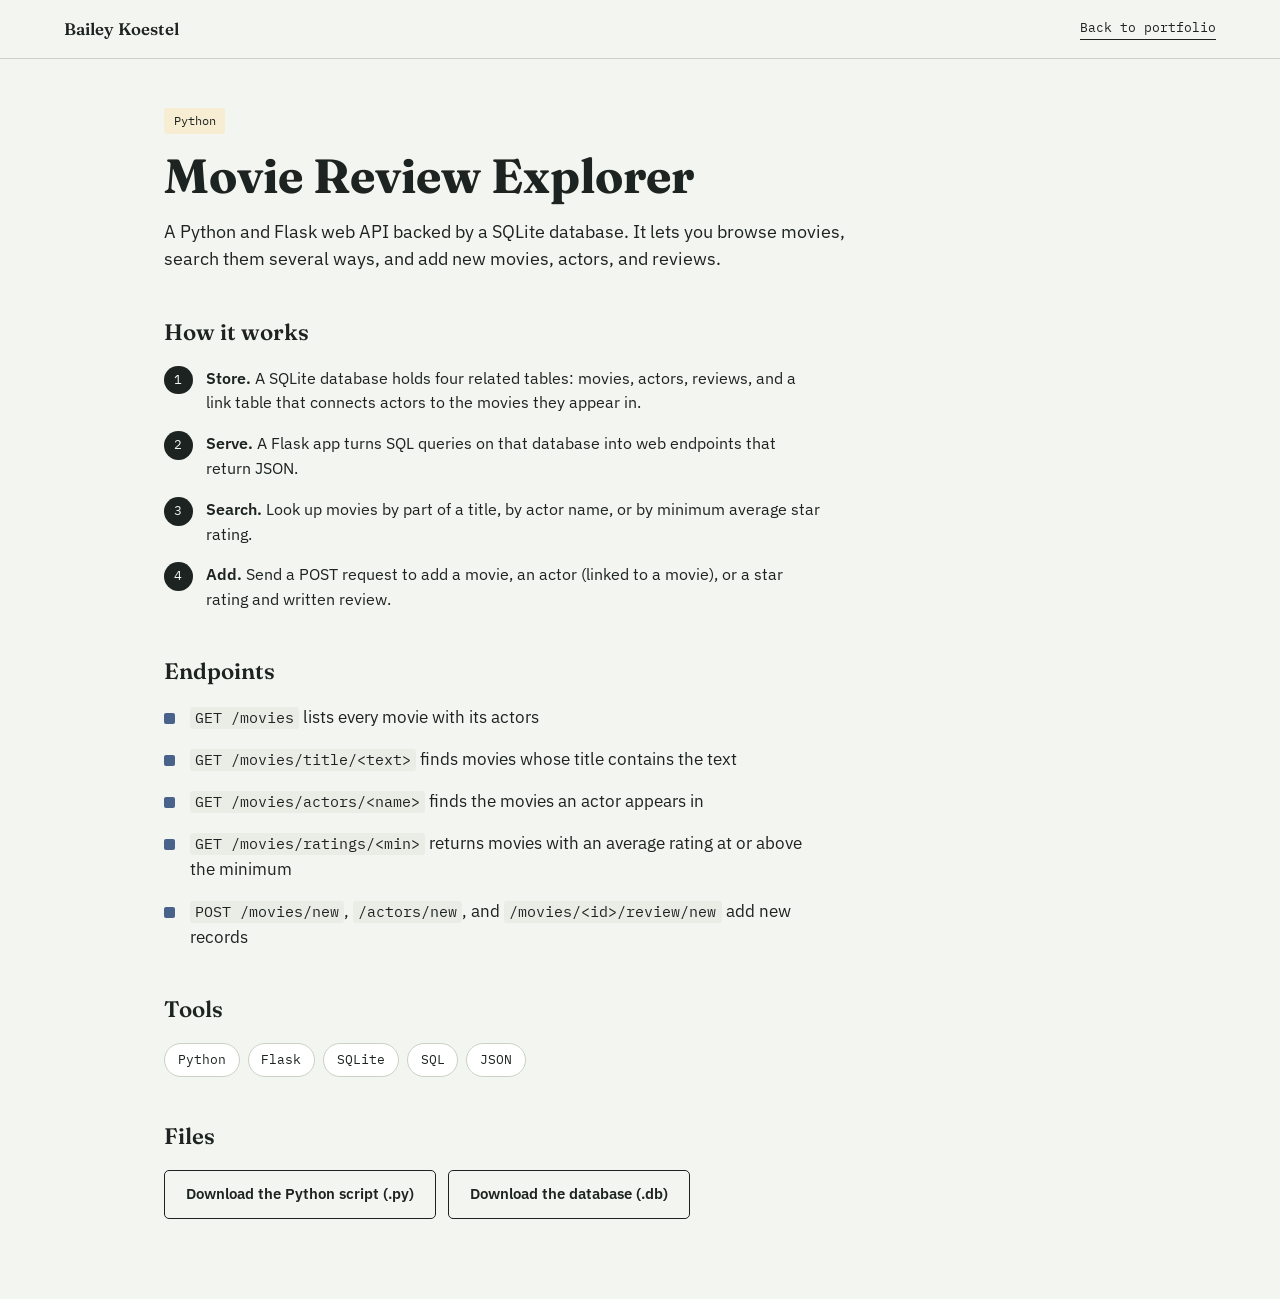
<file: projects/movie-review-explorer/index.html>
<!DOCTYPE html>
<html lang="en">
<head>
<meta charset="UTF-8">
<meta name="viewport" content="width=device-width, initial-scale=1.0">
<title>Movie Review Explorer | Bailey Koestel</title>
<meta name="description" content="A Python and Flask web API backed by a SQLite database, where you can browse movies, search by title, actor, or rating, and add new movies, actors, and reviews.">
<link rel="preconnect" href="https://fonts.googleapis.com">
<link href="https://fonts.googleapis.com/css2?family=Fraunces:opsz,wght@9..144,600;9..144,700&family=IBM+Plex+Sans:wght@400;500;600&family=IBM+Plex+Mono:wght@400;500&display=swap" rel="stylesheet">
<link rel="stylesheet" href="../project.css">
</head>
<body>

<div class="topbar">
  <span class="who">Bailey Koestel</span>
  <a class="back" href="../../index.html#portfolio">Back to portfolio</a>
</div>

<main class="page">
  <span class="tag python">Python</span>
  <h1>Movie Review Explorer</h1>
  <p class="lead">A Python and Flask web API backed by a SQLite database. It lets you browse movies, search them several ways, and add new movies, actors, and reviews.</p>

  <h2>How it works</h2>
  <ol class="steps">
    <li><strong>Store.</strong> A SQLite database holds four related tables: movies, actors, reviews, and a link table that connects actors to the movies they appear in.</li>
    <li><strong>Serve.</strong> A Flask app turns SQL queries on that database into web endpoints that return JSON.</li>
    <li><strong>Search.</strong> Look up movies by part of a title, by actor name, or by minimum average star rating.</li>
    <li><strong>Add.</strong> Send a POST request to add a movie, an actor (linked to a movie), or a star rating and written review.</li>
  </ol>

  <h2>Endpoints</h2>
  <ul class="points">
    <li><code>GET /movies</code> lists every movie with its actors</li>
    <li><code>GET /movies/title/&lt;text&gt;</code> finds movies whose title contains the text</li>
    <li><code>GET /movies/actors/&lt;name&gt;</code> finds the movies an actor appears in</li>
    <li><code>GET /movies/ratings/&lt;min&gt;</code> returns movies with an average rating at or above the minimum</li>
    <li><code>POST /movies/new</code>, <code>/actors/new</code>, and <code>/movies/&lt;id&gt;/review/new</code> add new records</li>
  </ul>

  <h2>Tools</h2>
  <ul class="chips" aria-label="Tools used">
    <li>Python</li>
    <li>Flask</li>
    <li>SQLite</li>
    <li>SQL</li>
    <li>JSON</li>
  </ul>

  <h2>Files</h2>
  <div class="btn-row">
    <a class="btn" href="movie_review_explorer.py" download>Download the Python script (.py)</a>
    <a class="btn" href="movie_reviews.db" download>Download the database (.db)</a>
  </div>
</main>
</body>
</html>
</file>
<file: projects/project.css>
:root{
  --paper:#F3F5F0;
  --paper-2:#EAEDE6;
  --ink:#1C2321;
  --ink-soft:#54605A;
  --line:#CBD1C4;
  --card:#FFFFFF;
  --gold:#C99A1E;
  --teal:#2F7A6D;
  --slate:#48628C;
  --rust:#BD4F2C;
  --gold-bg:#F7EDD3;
  --teal-bg:#DFEEE9;
  --slate-bg:#E1E7F0;
  --serif:'Fraunces', Georgia, serif;
  --sans:'IBM Plex Sans', -apple-system, sans-serif;
  --mono:'IBM Plex Mono', 'Courier New', monospace;
}

*{box-sizing:border-box;}
body{
  margin:0;
  background:var(--paper);
  color:var(--ink);
  font-family:var(--sans);
  line-height:1.55;
  -webkit-font-smoothing:antialiased;
}
a{color:inherit;}
::selection{background:var(--gold); color:var(--ink);}
a:focus-visible, button:focus-visible{outline:2px solid var(--rust); outline-offset:2px;}

.topbar{
  display:flex;
  justify-content:space-between;
  align-items:center;
  gap:1rem;
  padding:1rem 5vw;
  border-bottom:1px solid var(--line);
}
.topbar .who{font-family:var(--serif); font-weight:600; font-size:1.05rem;}
.back{
  font-family:var(--mono);
  font-size:0.82rem;
  text-decoration:none;
  border-bottom:1px solid var(--ink);
  padding-bottom:1px;
}
.back:hover{color:var(--rust); border-color:var(--rust);}

.page{
  max-width:1080px;
  margin:0 auto;
  padding:3rem 5vw 5rem;
}

.tag{
  display:inline-block;
  font-family:var(--mono);
  font-size:0.72rem;
  padding:0.25rem 0.6rem;
  border-radius:3px;
  margin:0 0 1rem;
}
.tag.powerbi{background:var(--teal-bg);}
.tag.ai{background:var(--slate-bg);}
.tag.python{background:var(--gold-bg);}

h1{
  font-family:var(--serif);
  font-weight:700;
  font-size:clamp(2rem, 4.5vw, 3rem);
  line-height:1.08;
  margin:0 0 1rem;
}
.lead{
  font-size:1.12rem;
  max-width:62ch;
  margin:0 0 1.2rem;
}
.note{
  font-family:var(--mono);
  font-size:0.78rem;
  color:var(--ink-soft);
  margin:0 0 2rem;
}

h2{
  font-family:var(--serif);
  font-weight:600;
  font-size:1.4rem;
  margin:2.6rem 0 1rem;
}

/* screenshots */
.gallery{
  display:grid;
  grid-template-columns:repeat(2, 1fr);
  gap:1.2rem;
  margin-top:1.6rem;
}
.shot{
  display:block;
  width:100%;
  padding:0;
  border:1px solid var(--line);
  border-radius:8px;
  overflow:hidden;
  background:var(--card);
  cursor:zoom-in;
  transition:border-color 0.15s ease;
}
.shot:hover{border-color:var(--ink);}
.shot img{width:100%; height:auto; display:block;}
.shot.wide{margin-top:1.6rem;}

/* point lists */
.points{
  list-style:none;
  margin:0;
  padding:0;
  display:flex;
  flex-direction:column;
  gap:1rem;
  max-width:66ch;
}
.points li{
  position:relative;
  padding-left:1.6rem;
  font-size:1.05rem;
}
.points li::before{
  content:"";
  position:absolute;
  left:0; top:0.5em;
  width:0.7rem; height:0.7rem;
  border-radius:2px;
  background:var(--slate);
}
.stoplight{
  display:inline-flex;
  gap:0.25rem;
  margin-left:0.45rem;
  vertical-align:baseline;
}
.stoplight i{
  display:inline-block;
  width:0.7rem; height:0.7rem;
  border-radius:50%;
}
.stoplight .g{background:#3E8E5A;}
.stoplight .y{background:#D9A520;}
.stoplight .r{background:#C4412B;}

/* numbered steps (a real sequence) */
.steps{
  list-style:none;
  counter-reset:step;
  margin:0;
  padding:0;
  display:flex;
  flex-direction:column;
  gap:1rem;
  max-width:66ch;
}
.steps li{
  counter-increment:step;
  position:relative;
  padding-left:2.6rem;
}
.steps li::before{
  content:counter(step);
  position:absolute;
  left:0; top:0;
  width:1.8rem; height:1.8rem;
  border-radius:50%;
  background:var(--ink);
  color:var(--paper);
  font-family:var(--mono);
  font-size:0.8rem;
  line-height:1.8rem;
  text-align:center;
}
.steps strong{font-weight:600;}

code{font-family:var(--mono); font-size:0.88em; background:var(--paper-2); padding:0.1em 0.35em; border-radius:3px;}

/* tool chips */
.chips{
  display:flex;
  flex-wrap:wrap;
  gap:0.5rem;
  margin:0;
  padding:0;
  list-style:none;
}
.chips li{
  font-family:var(--mono);
  font-size:0.8rem;
  padding:0.4rem 0.8rem;
  border:1px solid var(--line);
  border-radius:20px;
  background:var(--card);
}

/* buttons */
.btn{
  font-family:var(--sans);
  font-size:0.92rem;
  font-weight:600;
  padding:0.75rem 1.3rem;
  border-radius:5px;
  text-decoration:none;
  display:inline-flex;
  align-items:center;
  border:1px solid var(--ink);
  background:transparent;
  color:var(--ink);
  transition:background 0.15s ease, color 0.15s ease;
}
.btn:hover{background:var(--ink); color:var(--paper);}
.btn-row{display:flex; flex-wrap:wrap; gap:0.8rem;}

/* enlarged image */
.lb{
  position:fixed; inset:0; z-index:100;
  display:flex; align-items:center; justify-content:center;
  padding:1.5rem;
  background:rgba(28,35,33,0.82);
  opacity:0; visibility:hidden;
  transition:opacity 0.2s ease, visibility 0.2s ease;
}
.lb.open{opacity:1; visibility:visible;}
.lb img{
  max-width:100%;
  max-height:100%;
  border-radius:6px;
  background:var(--card);
}
.lb-close{
  position:absolute; top:0.8rem; right:0.8rem;
  width:2.4rem; height:2.4rem;
  border-radius:50%;
  border:1px solid var(--line);
  background:rgba(255,255,255,0.95);
  font-size:1.4rem; line-height:1;
  cursor:pointer; color:var(--ink);
}

@media (max-width:760px){
  .gallery{grid-template-columns:1fr;}
  .page{padding-top:2rem;}
}
@media (prefers-reduced-motion: reduce){
  .lb, .shot, .btn{transition:none;}
}
</file>
